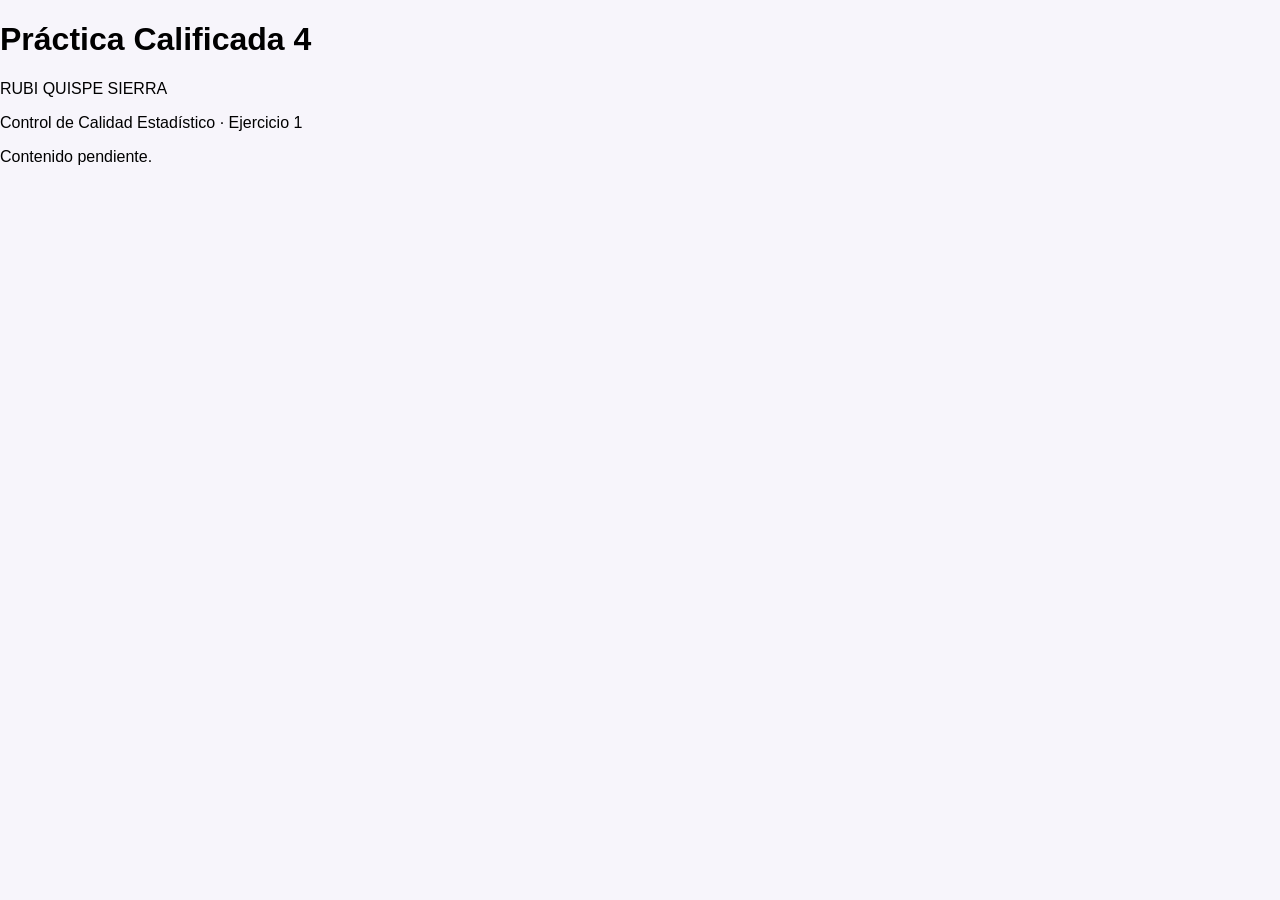
<file: EJERCICIO_1/index.html>
<!DOCTYPE html>
<html lang="es">
<head>
  <meta charset="UTF-8">
  <meta name="viewport" content="width=device-width, initial-scale=1.0">
  <title>Práctica Calificada 4 · Ejercicio 1</title>
  <link rel="stylesheet" href="css/estilos.css">
</head>
<body>
  <!-- Dashboard del Ejercicio 1 — pendiente de generar según diseño_dashboard.md -->
  <header class="hero">
    <h1>Práctica Calificada 4</h1>
    <p class="autor">RUBI QUISPE SIERRA</p>
    <p class="subtitulo">Control de Calidad Estadístico · Ejercicio 1</p>
  </header>
  <main>
    <p>Contenido pendiente.</p>
  </main>
</body>
</html>
</file>
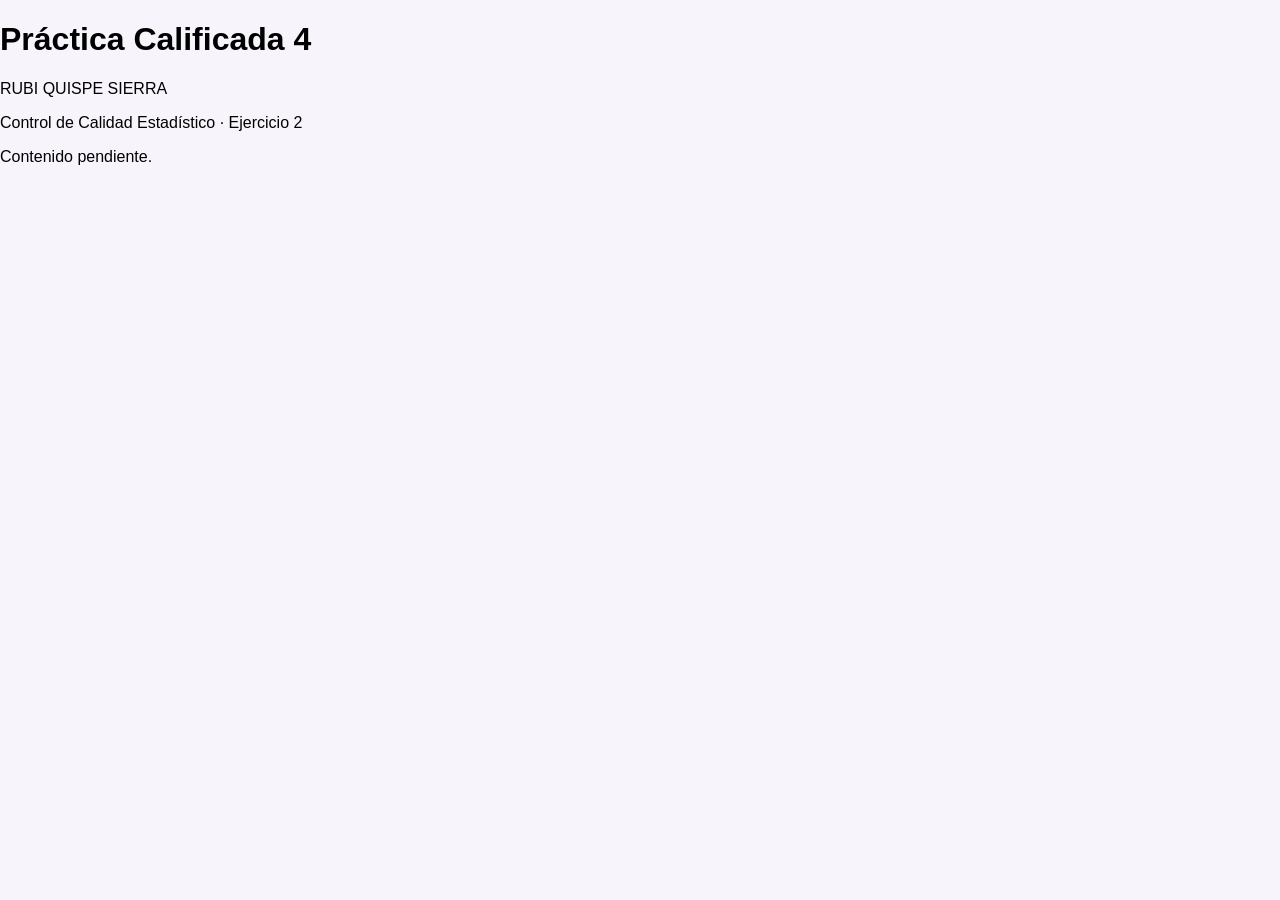
<file: EJERCICIO_2/index.html>
<!DOCTYPE html>
<html lang="es">
<head>
  <meta charset="UTF-8">
  <meta name="viewport" content="width=device-width, initial-scale=1.0">
  <title>Práctica Calificada 4 · Ejercicio 2</title>
  <link rel="stylesheet" href="css/estilos.css">
</head>
<body>
  <!-- Dashboard del Ejercicio 2 — pendiente de generar según diseño_dashboard.md -->
  <header class="hero">
    <h1>Práctica Calificada 4</h1>
    <p class="autor">RUBI QUISPE SIERRA</p>
    <p class="subtitulo">Control de Calidad Estadístico · Ejercicio 2</p>
  </header>
  <main>
    <p>Contenido pendiente.</p>
  </main>
</body>
</html>
</file>
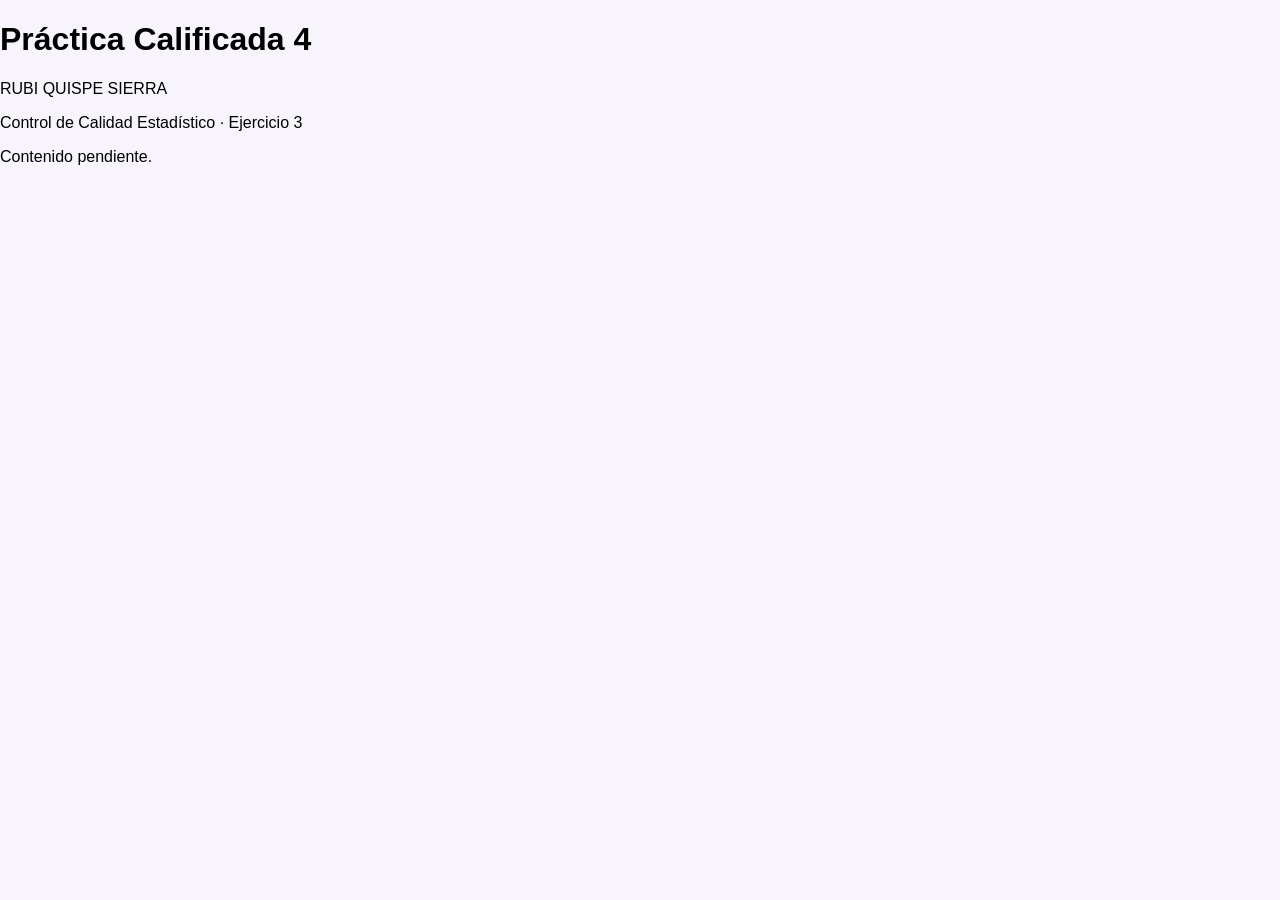
<file: EJERCICIO_3/index.html>
<!DOCTYPE html>
<html lang="es">
<head>
  <meta charset="UTF-8">
  <meta name="viewport" content="width=device-width, initial-scale=1.0">
  <title>Práctica Calificada 4 · Ejercicio 3</title>
  <link rel="stylesheet" href="css/estilos.css">
</head>
<body>
  <!-- Dashboard del Ejercicio 3 — pendiente de generar según diseño_dashboard.md -->
  <header class="hero">
    <h1>Práctica Calificada 4</h1>
    <p class="autor">RUBI QUISPE SIERRA</p>
    <p class="subtitulo">Control de Calidad Estadístico · Ejercicio 3</p>
  </header>
  <main>
    <p>Contenido pendiente.</p>
  </main>
</body>
</html>
</file>
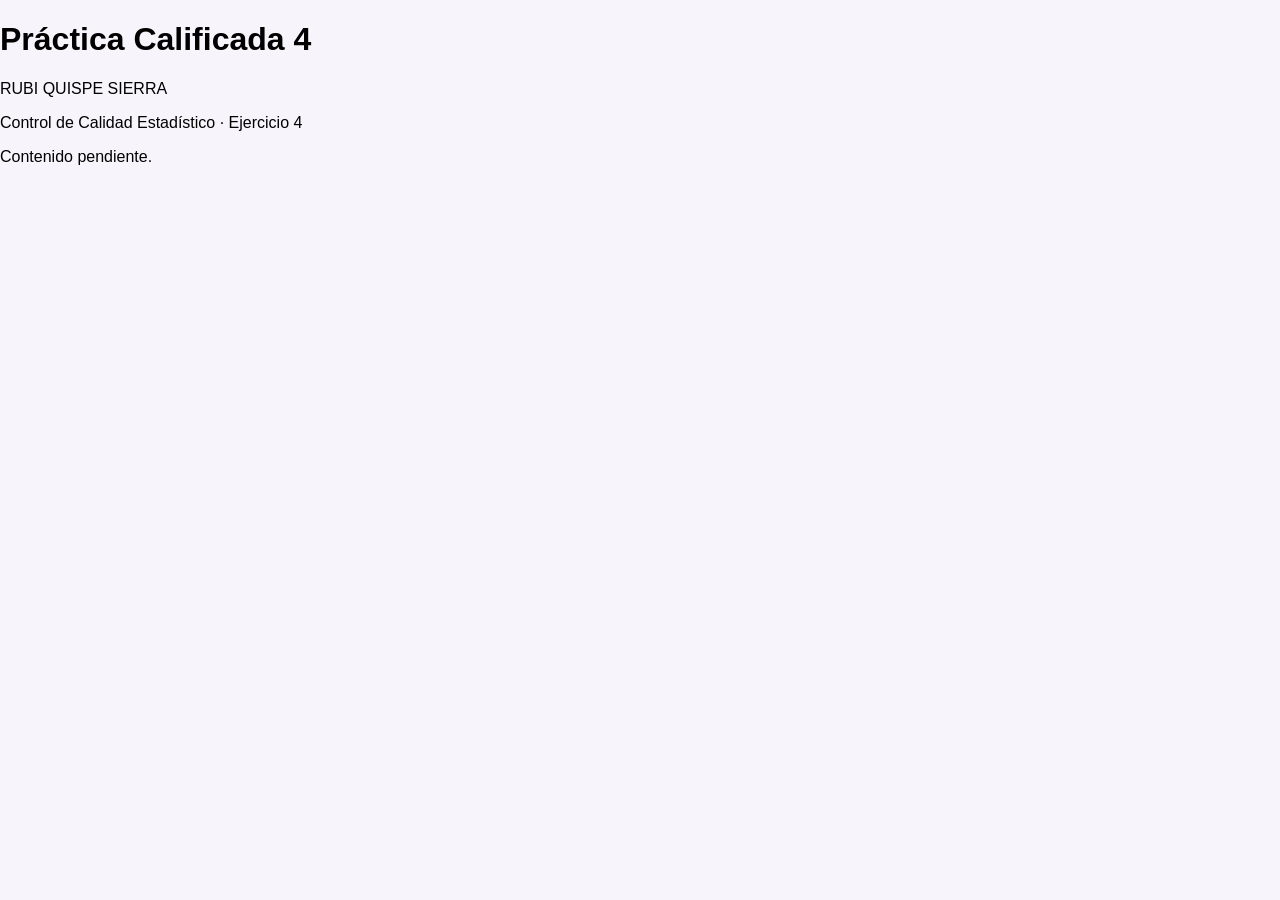
<file: EJERCICIO_4/index.html>
<!DOCTYPE html>
<html lang="es">
<head>
  <meta charset="UTF-8">
  <meta name="viewport" content="width=device-width, initial-scale=1.0">
  <title>Práctica Calificada 4 · Ejercicio 4</title>
  <link rel="stylesheet" href="css/estilos.css">
</head>
<body>
  <!-- Dashboard del Ejercicio 4 — pendiente de generar según diseño_dashboard.md -->
  <header class="hero">
    <h1>Práctica Calificada 4</h1>
    <p class="autor">RUBI QUISPE SIERRA</p>
    <p class="subtitulo">Control de Calidad Estadístico · Ejercicio 4</p>
  </header>
  <main>
    <p>Contenido pendiente.</p>
  </main>
</body>
</html>
</file>
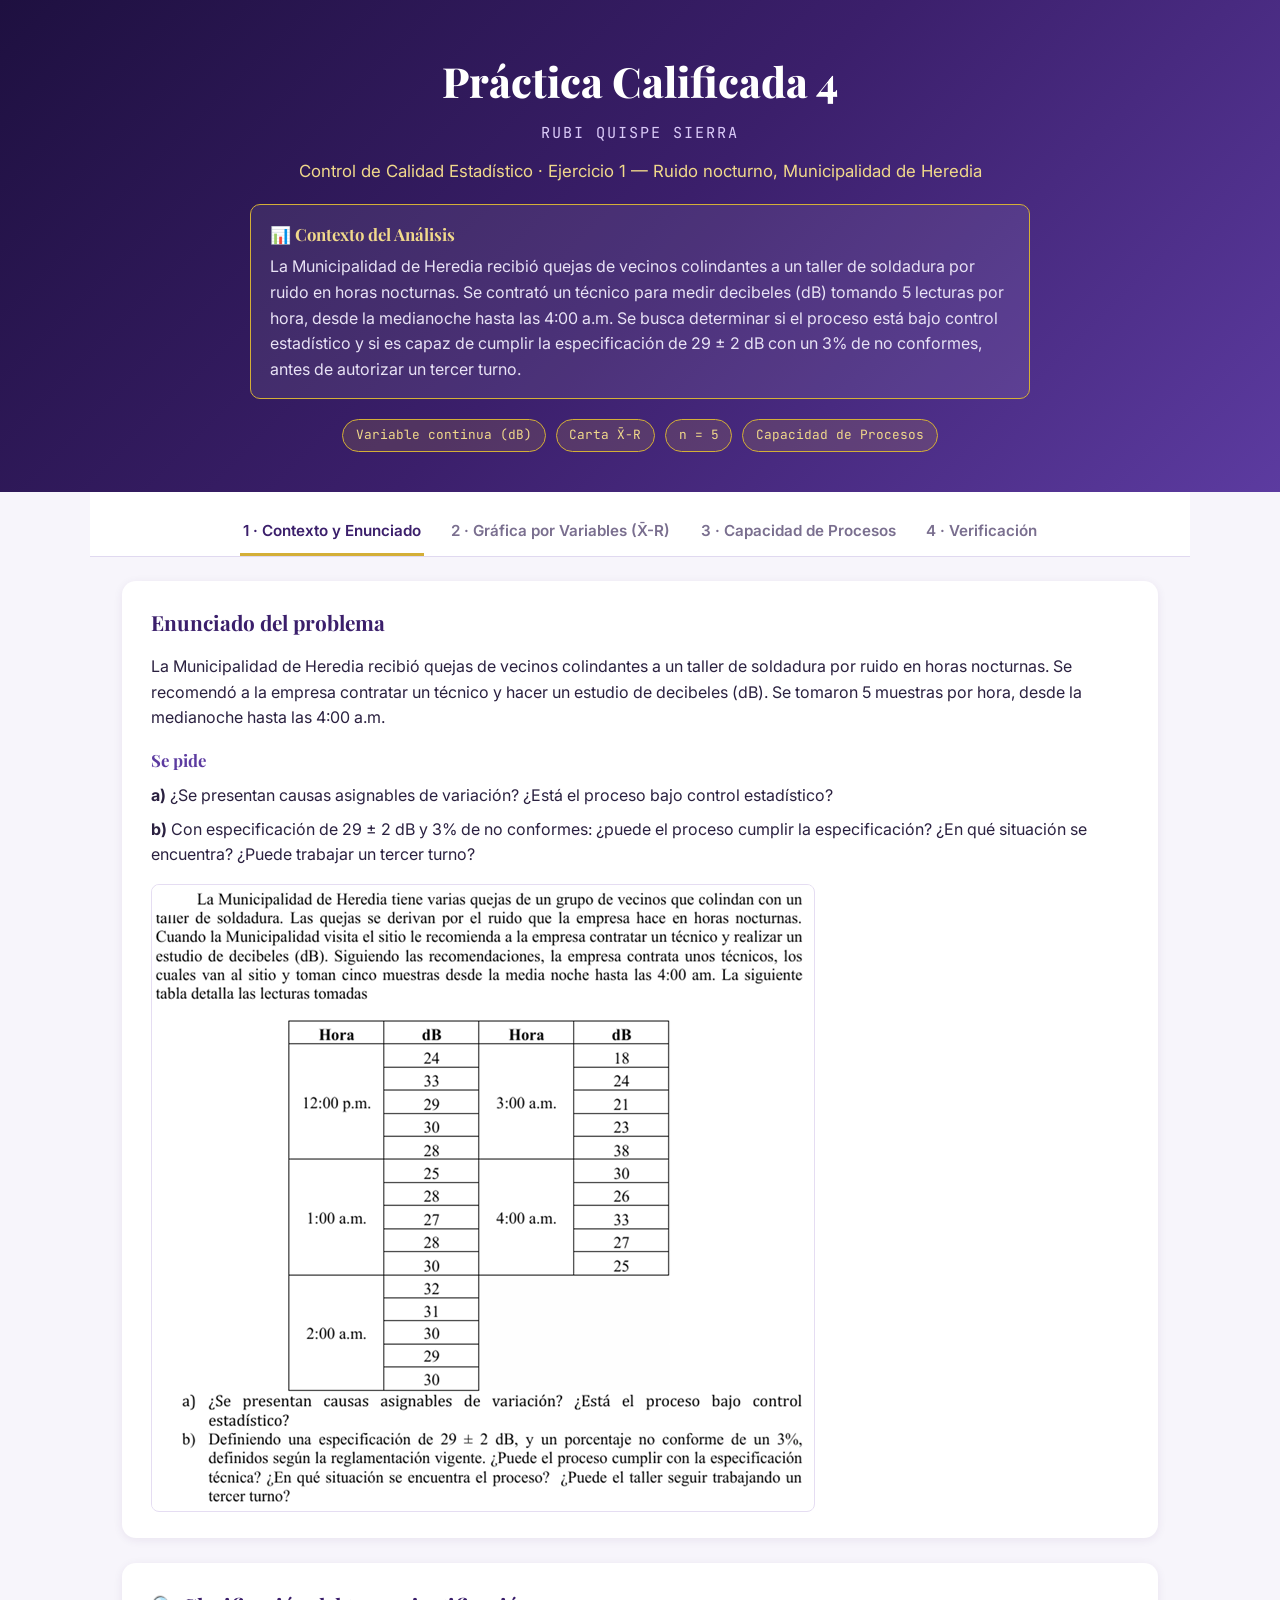
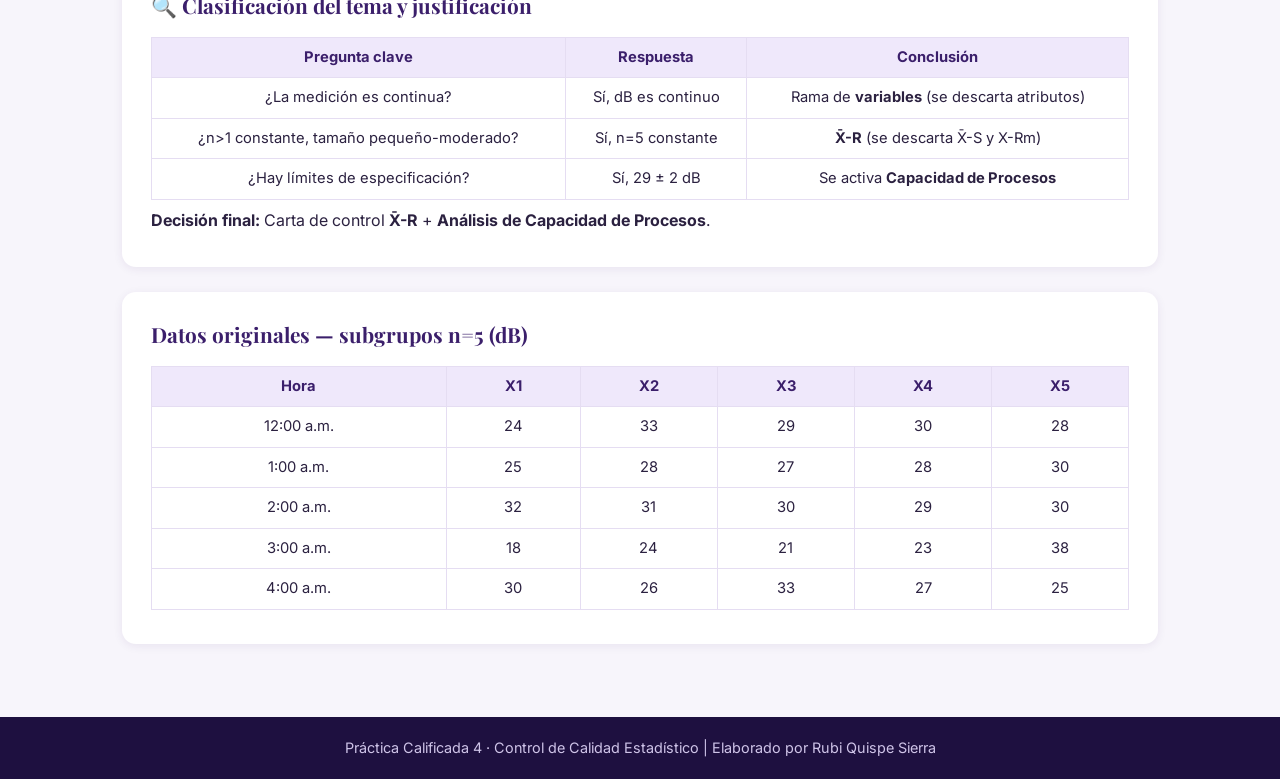
<file: EJERCICIO_PRUEBA/index.html>
<!DOCTYPE html>
<html lang="es">
<head>
<meta charset="UTF-8">
<meta name="viewport" content="width=device-width, initial-scale=1.0">
<title>Práctica Calificada 4 · Ejercicio 1 — Municipalidad de Heredia</title>
<link rel="preconnect" href="https://fonts.googleapis.com">
<link href="https://fonts.googleapis.com/css2?family=Playfair+Display:wght@600;700;800&family=Inter:wght@400;500;600;700&family=JetBrains+Mono:wght@400;500;600&display=swap" rel="stylesheet">
<link rel="stylesheet" href="css/estilos.css">
</head>
<body>

<header class="hero">
  <div class="hero-inner">
    <h1>Práctica Calificada 4</h1>
    <p class="autor">RUBI QUISPE SIERRA</p>
    <p class="subtitulo">Control de Calidad Estadístico · Ejercicio 1 — Ruido nocturno, Municipalidad de Heredia</p>

    <div class="contexto-box">
      <h3>📊 Contexto del Análisis</h3>
      <p>La Municipalidad de Heredia recibió quejas de vecinos colindantes a un taller de soldadura por ruido en horas
      nocturnas. Se contrató un técnico para medir decibeles (dB) tomando 5 lecturas por hora, desde la medianoche
      hasta las 4:00 a.m. Se busca determinar si el proceso está bajo control estadístico y si es capaz de cumplir
      la especificación de 29 ± 2 dB con un 3% de no conformes, antes de autorizar un tercer turno.</p>
    </div>

    <div class="badges">
      <span class="badge">Variable continua (dB)</span>
      <span class="badge">Carta X̄-R</span>
      <span class="badge">n = 5</span>
      <span class="badge">Capacidad de Procesos</span>
    </div>
  </div>
</header>

<nav class="tabs">
  <button class="tab-btn active" data-tab="tab1">1 · Contexto y Enunciado</button>
  <button class="tab-btn" data-tab="tab2">2 · Gráfica por Variables (X̄-R)</button>
  <button class="tab-btn" data-tab="tab3">3 · Capacidad de Procesos</button>
  <button class="tab-btn" data-tab="tab4">4 · Verificación</button>
</nav>

<main>

  <!-- ===================== TAB 1 ===================== -->
  <section id="tab1" class="tab-content active">

    <div class="card">
      <h2>Enunciado del problema</h2>
      <p>La Municipalidad de Heredia recibió quejas de vecinos colindantes a un taller de soldadura por ruido en
      horas nocturnas. Se recomendó a la empresa contratar un técnico y hacer un estudio de decibeles (dB). Se
      tomaron 5 muestras por hora, desde la medianoche hasta las 4:00 a.m.</p>

      <h3>Se pide</h3>
      <p><strong>a)</strong> ¿Se presentan causas asignables de variación? ¿Está el proceso bajo control estadístico?</p>
      <p><strong>b)</strong> Con especificación de 29 ± 2 dB y 3% de no conformes: ¿puede el proceso cumplir la
      especificación? ¿En qué situación se encuentra? ¿Puede trabajar un tercer turno?</p>

      <img class="img-enunciado" src="[data-uri]" alt="Captura del enunciado original del Ejercicio 1">
    </div>

    <div class="card">
      <h2>🔍 Clasificación del tema y justificación</h2>
      <div class="tabla-scroll">
        <table>
          <thead><tr><th>Pregunta clave</th><th>Respuesta</th><th>Conclusión</th></tr></thead>
          <tbody>
            <tr><td>¿La medición es continua?</td><td>Sí, dB es continuo</td><td>Rama de <strong>variables</strong> (se descarta atributos)</td></tr>
            <tr><td>¿n&gt;1 constante, tamaño pequeño-moderado?</td><td>Sí, n=5 constante</td><td><strong>X̄-R</strong> (se descarta X̄-S y X-Rm)</td></tr>
            <tr><td>¿Hay límites de especificación?</td><td>Sí, 29 ± 2 dB</td><td>Se activa <strong>Capacidad de Procesos</strong></td></tr>
          </tbody>
        </table>
      </div>
      <p><strong>Decisión final:</strong> Carta de control <strong>X̄-R</strong> + <strong>Análisis de Capacidad de Procesos</strong>.</p>
    </div>

    <div class="card">
      <h2>Datos originales — subgrupos n=5 (dB)</h2>
      <div class="tabla-scroll">
        <table>
          <thead><tr><th>Hora</th><th>X1</th><th>X2</th><th>X3</th><th>X4</th><th>X5</th></tr></thead>
          <tbody>
            <tr><td>12:00 a.m.</td><td>24</td><td>33</td><td>29</td><td>30</td><td>28</td></tr>
            <tr><td>1:00 a.m.</td><td>25</td><td>28</td><td>27</td><td>28</td><td>30</td></tr>
            <tr><td>2:00 a.m.</td><td>32</td><td>31</td><td>30</td><td>29</td><td>30</td></tr>
            <tr><td>3:00 a.m.</td><td>18</td><td>24</td><td>21</td><td>23</td><td>38</td></tr>
            <tr><td>4:00 a.m.</td><td>30</td><td>26</td><td>33</td><td>27</td><td>25</td></tr>
          </tbody>
        </table>
      </div>
    </div>

  </section>

  <!-- ===================== TAB 2 ===================== -->
  <section id="tab2" class="tab-content">

    <h2 class="parte-title">📈 Gráfica de Control por Variables — Iteración 1 (5 subgrupos)</h2>

    <div class="stat-row">
      <div class="stat-card"><span class="stat-label">Media Global (X̄̄)</span><span class="stat-value">27.96</span></div>
      <div class="stat-card"><span class="stat-label">Rango Promedio (R̄)</span><span class="stat-value">9.00</span></div>
      <div class="stat-card"><span class="stat-label">LCS (X̄)</span><span class="stat-value">33.15</span></div>
      <div class="stat-card"><span class="stat-label">LCI (X̄)</span><span class="stat-value">22.77</span></div>
    </div>

    <div class="software-panel minitab">
      <div class="software-header">
        <span class="pill pill-minitab">MINITAB</span>
        <h3>Carta X̄-R — Iteración 1</h3>
      </div>

      <div class="tabla-scroll">
        <table class="tabla-referencias">
          <thead><tr><th>Línea</th><th>X̄ (Promedio)</th><th>R (Rango)</th></tr></thead>
          <tbody>
            <tr><td class="ref-lcs">LCS</td><td>33.15</td><td>19.03</td></tr>
            <tr><td>+2SL</td><td>31.42</td><td>15.69</td></tr>
            <tr><td>+1SL</td><td>29.69</td><td>12.34</td></tr>
            <tr><td class="ref-lc">LC</td><td>27.96</td><td>9.00</td></tr>
            <tr><td>-1SL</td><td>26.23</td><td>6.00</td></tr>
            <tr><td>-2SL</td><td>24.50</td><td>3.00</td></tr>
            <tr><td class="ref-lci">LCI</td><td>22.77</td><td>0.00</td></tr>
          </tbody>
        </table>
      </div>

      <div class="charts-side-by-side">
        <div class="mini-chart-box">
          <svg viewBox="0 0 480 300" class="chart-svg">
            <line x1="70" y1="15" x2="430" y2="15" stroke="#e5e5e5"/>
            <line x1="70" y1="270" x2="430" y2="270" stroke="#999"/>
            <line x1="70" y1="46.45" x2="430" y2="46.45" stroke="#c0392b" stroke-width="1.5"/>
            <line x1="70" y1="75.83" x2="430" y2="75.83" stroke="#333"/>
            <line x1="70" y1="105.25" x2="430" y2="105.25" stroke="#333"/>
            <line x1="70" y1="134.68" x2="430" y2="134.68" stroke="#2e9e4a" stroke-width="1.5"/>
            <line x1="70" y1="164.10" x2="430" y2="164.10" stroke="#333"/>
            <line x1="70" y1="193.54" x2="430" y2="193.54" stroke="#333"/>
            <line x1="70" y1="222.91" x2="430" y2="222.91" stroke="#c0392b" stroke-width="1.5"/>
            <text x="434" y="49" class="mini-lim-label" fill="#c0392b">LCS=33.15</text>
            <text x="434" y="79" class="mini-lim-label" fill="#333">+2SL=31.42</text>
            <text x="434" y="108" class="mini-lim-label" fill="#333">+1SL=29.69</text>
            <text x="434" y="138" class="mini-lim-label" fill="#2e9e4a">X̄=27.96</text>
            <text x="434" y="167" class="mini-lim-label" fill="#333">-1SL=26.23</text>
            <text x="434" y="196" class="mini-lim-label" fill="#333">-2SL=24.50</text>
            <text x="434" y="226" class="mini-lim-label" fill="#c0392b">LCI=22.77</text>
            <polyline fill="none" stroke="#2D6FE0" stroke-width="2" points="70,120.4 160,140.8 250,93.2 340,188.4 430,130.6"/>
            <g fill="#2D6FE0">
              <circle r="4" cx="70" cy="120.4"/><circle r="4" cx="160" cy="140.8"/><circle r="4" cx="250" cy="93.2"/>
              <circle r="4" cx="340" cy="188.4"/><circle r="4" cx="430" cy="130.6"/>
            </g>
            <text x="70" y="286" class="axis-tick" text-anchor="middle">12am</text>
            <text x="160" y="286" class="axis-tick" text-anchor="middle">1am</text>
            <text x="250" y="286" class="axis-tick" text-anchor="middle">2am</text>
            <text x="340" y="286" class="axis-tick" text-anchor="middle">3am</text>
            <text x="430" y="286" class="axis-tick" text-anchor="middle">4am</text>
          </svg>
        </div>
        <div class="mini-chart-box">
          <svg viewBox="0 0 480 300" class="chart-svg">
            <line x1="70" y1="15" x2="430" y2="15" stroke="#e5e5e5"/>
            <line x1="70" y1="270" x2="430" y2="270" stroke="#999"/>
            <line x1="70" y1="49.43" x2="430" y2="49.43" stroke="#c0392b" stroke-width="1.5"/>
            <line x1="70" y1="88.19" x2="430" y2="88.19" stroke="#333"/>
            <line x1="70" y1="126.93" x2="430" y2="126.93" stroke="#333"/>
            <line x1="70" y1="165.68" x2="430" y2="165.68" stroke="#2e9e4a" stroke-width="1.5"/>
            <line x1="70" y1="200.46" x2="430" y2="200.46" stroke="#333"/>
            <line x1="70" y1="235.23" x2="430" y2="235.23" stroke="#333"/>
            <line x1="70" y1="270" x2="430" y2="270" stroke="#c0392b" stroke-width="1.5"/>
            <text x="434" y="52" class="mini-lim-label" fill="#c0392b">LCS=19.03</text>
            <text x="434" y="91" class="mini-lim-label" fill="#333">+2SL=15.69</text>
            <text x="434" y="130" class="mini-lim-label" fill="#333">+1SL=12.34</text>
            <text x="434" y="169" class="mini-lim-label" fill="#2e9e4a">R̄=9.00</text>
            <text x="434" y="203" class="mini-lim-label" fill="#333">-1SL=6.00</text>
            <text x="434" y="238" class="mini-lim-label" fill="#333">-2SL=3.00</text>
            <text x="434" y="267" class="mini-lim-label" fill="#c0392b">LCI=0.00</text>
            <polyline fill="none" stroke="#2D6FE0" stroke-width="2" points="70,165.68 160,212.05 250,235.23 340,38.2 430,177.3"/>
            <g fill="#2D6FE0">
              <circle r="4" cx="70" cy="165.68"/><circle r="4" cx="160" cy="212.05"/><circle r="4" cx="250" cy="235.23"/>
              <circle r="4" cx="430" cy="177.3"/>
            </g>
            <circle r="6" cx="340" cy="38.2" fill="#b3261e"/>
            <text x="340" y="26" class="mini-lim-label" text-anchor="middle" fill="#b3261e" font-weight="700">R=20 ⚠</text>
            <text x="70" y="286" class="axis-tick" text-anchor="middle">12am</text>
            <text x="160" y="286" class="axis-tick" text-anchor="middle">1am</text>
            <text x="250" y="286" class="axis-tick" text-anchor="middle">2am</text>
            <text x="340" y="286" class="axis-tick" text-anchor="middle">3am</text>
            <text x="430" y="286" class="axis-tick" text-anchor="middle">4am</text>
          </svg>
        </div>
      </div>

      <div class="interpretacion-box">
        <p><strong>Interpretación:</strong> el subgrupo de las 3:00 a.m. presenta un rango R=20, que excede el
        LCS de la carta R (19.03). Es una señal estadística de <strong>causa asignable</strong>, no de variación
        natural del proceso. Mientras la carta R esté fuera de control, la carta X̄ no puede interpretarse con
        confianza, ya que sus límites dependen de R̄.</p>
      </div>
    </div>

    <div class="software-panel excel">
      <div class="software-header">
        <span class="pill pill-excel">EXCEL</span>
        <h3>Carta X̄-R con límites calculados — Iteración 1</h3>
      </div>
      <div class="charts-side-by-side">
        <div class="mini-chart-box">
          <svg viewBox="0 0 480 300" class="chart-svg">
            <line x1="70" y1="15" x2="430" y2="15" stroke="#e5e5e5"/>
            <line x1="70" y1="270" x2="430" y2="270" stroke="#999"/>
            <line x1="70" y1="46.45" x2="430" y2="46.45" stroke="#1E8E4E" stroke-width="1.5"/>
            <line x1="70" y1="134.68" x2="430" y2="134.68" stroke="#e08300" stroke-width="1.5"/>
            <line x1="70" y1="222.91" x2="430" y2="222.91" stroke="#1E8E4E" stroke-width="1.5"/>
            <text x="434" y="49" class="mini-lim-label" fill="#1E8E4E">LCS_X̄=33.15</text>
            <text x="434" y="138" class="mini-lim-label" fill="#e08300">LC_X̄=27.96</text>
            <text x="434" y="226" class="mini-lim-label" fill="#1E8E4E">LCI_X̄=22.77</text>
            <polyline fill="none" stroke="#3f2478" stroke-width="2" points="70,120.4 160,140.8 250,93.2 340,188.4 430,130.6"/>
            <text x="70" y="286" class="axis-tick" text-anchor="middle">12am</text>
            <text x="160" y="286" class="axis-tick" text-anchor="middle">1am</text>
            <text x="250" y="286" class="axis-tick" text-anchor="middle">2am</text>
            <text x="340" y="286" class="axis-tick" text-anchor="middle">3am</text>
            <text x="430" y="286" class="axis-tick" text-anchor="middle">4am</text>
          </svg>
        </div>
        <div class="mini-chart-box">
          <svg viewBox="0 0 480 300" class="chart-svg">
            <line x1="70" y1="15" x2="430" y2="15" stroke="#e5e5e5"/>
            <line x1="70" y1="270" x2="430" y2="270" stroke="#999"/>
            <line x1="70" y1="49.43" x2="430" y2="49.43" stroke="#1E8E4E" stroke-width="1.5"/>
            <line x1="70" y1="165.68" x2="430" y2="165.68" stroke="#e08300" stroke-width="1.5"/>
            <line x1="70" y1="270" x2="430" y2="270" stroke="#1E8E4E" stroke-width="1.5"/>
            <text x="434" y="52" class="mini-lim-label" fill="#1E8E4E">LCS_R=19.03</text>
            <text x="434" y="169" class="mini-lim-label" fill="#e08300">LC_R=9.00</text>
            <text x="434" y="267" class="mini-lim-label" fill="#1E8E4E">LCI_R=0.00</text>
            <polyline fill="none" stroke="#3f2478" stroke-width="2" points="70,165.68 160,212.05 250,235.23 340,38.2 430,177.3"/>
            <text x="70" y="286" class="axis-tick" text-anchor="middle">12am</text>
            <text x="160" y="286" class="axis-tick" text-anchor="middle">1am</text>
            <text x="250" y="286" class="axis-tick" text-anchor="middle">2am</text>
            <text x="340" y="286" class="axis-tick" text-anchor="middle">3am</text>
            <text x="430" y="286" class="axis-tick" text-anchor="middle">4am</text>
          </svg>
        </div>
      </div>

      <div class="interpretacion-box">
        <p><strong>Interpretación:</strong> replicando los mismos datos con las fórmulas de Excel (PROMEDIO, MAX-MIN
        y las constantes A2/D3/D4 para n=5), la carta X̄ confirma el punto más bajo en 3am (24.8) y el más alto en
        2am (30.4), todos dentro de LCS_X̄=33.15 / LCI_X̄=22.77. La carta R muestra el mismo pico aislado de 3am
        (R=20) por encima de LCS_R=19.03, la misma causa asignable detectada en Minitab.</p>
        <p><strong>Comparación con la captura original:</strong> la forma de ambas polilíneas (mismo zig-zag y
        mismo pico en R) coincide con las capturas <span class="mono">EXCEL_PROMEDIO.png</span> y
        <span class="mono">EXCEL_RANGO.png</span> de la pestaña Verificación — mismos valores de LC/LCS/LCI y
        mismo punto fuera de control en 3am.</p>
      </div>
    </div>

    <h2 class="parte-title">📈 Iteración 2 — depurada, sin el subgrupo de 3:00 a.m.</h2>

    <div class="stat-row">
      <div class="stat-card"><span class="stat-label">Media Global (X̄̄)</span><span class="stat-value">28.75</span></div>
      <div class="stat-card"><span class="stat-label">Rango Promedio (R̄)</span><span class="stat-value">6.25</span></div>
      <div class="stat-card"><span class="stat-label">LCS (X̄)</span><span class="stat-value">32.36</span></div>
      <div class="stat-card"><span class="stat-label">LCI (X̄)</span><span class="stat-value">25.14</span></div>
    </div>

    <div class="software-panel minitab">
      <div class="software-header">
        <span class="pill pill-minitab">MINITAB</span>
        <h3>Carta X̄-R — Iteración 2 (depurada)</h3>
      </div>

      <div class="tabla-scroll">
        <table class="tabla-referencias">
          <thead><tr><th>Línea</th><th>X̄ (Promedio)</th><th>R (Rango)</th></tr></thead>
          <tbody>
            <tr><td class="ref-lcs">LCS</td><td>32.36</td><td>13.21</td></tr>
            <tr><td>+2SL</td><td>31.16</td><td>10.89</td></tr>
            <tr><td>+1SL</td><td>29.95</td><td>8.57</td></tr>
            <tr><td class="ref-lc">LC</td><td>28.75</td><td>6.25</td></tr>
            <tr><td>-1SL</td><td>27.55</td><td>4.17</td></tr>
            <tr><td>-2SL</td><td>26.34</td><td>2.08</td></tr>
            <tr><td class="ref-lci">LCI</td><td>25.14</td><td>0.00</td></tr>
          </tbody>
        </table>
      </div>

      <div class="charts-side-by-side">
        <div class="mini-chart-box">
          <svg viewBox="0 0 480 300" class="chart-svg">
            <line x1="70" y1="15" x2="430" y2="15" stroke="#e5e5e5"/>
            <line x1="70" y1="270" x2="430" y2="270" stroke="#999"/>
            <line x1="70" y1="53.02" x2="430" y2="53.02" stroke="#c0392b" stroke-width="1.5"/>
            <line x1="70" y1="80.93" x2="430" y2="80.93" stroke="#333"/>
            <line x1="70" y1="108.84" x2="430" y2="108.84" stroke="#333"/>
            <line x1="70" y1="136.70" x2="430" y2="136.70" stroke="#2e9e4a" stroke-width="1.5"/>
            <line x1="70" y1="164.60" x2="430" y2="164.60" stroke="#333"/>
            <line x1="70" y1="192.50" x2="430" y2="192.50" stroke="#333"/>
            <line x1="70" y1="220.40" x2="430" y2="220.40" stroke="#c0392b" stroke-width="1.5"/>
            <text x="434" y="56" class="mini-lim-label" fill="#c0392b">LCS=32.36</text>
            <text x="434" y="84" class="mini-lim-label" fill="#333">+2SL=31.16</text>
            <text x="434" y="112" class="mini-lim-label" fill="#333">+1SL=29.95</text>
            <text x="434" y="140" class="mini-lim-label" fill="#2e9e4a">X̄=28.75</text>
            <text x="434" y="168" class="mini-lim-label" fill="#333">-1SL=27.55</text>
            <text x="434" y="196" class="mini-lim-label" fill="#333">-2SL=26.34</text>
            <text x="434" y="223" class="mini-lim-label" fill="#c0392b">LCI=25.14</text>
            <polyline fill="none" stroke="#2D6FE0" stroke-width="2" points="70,135.5 190,163.4 310,98.5 430,149.5"/>
            <g fill="#2D6FE0">
              <circle r="4" cx="70" cy="135.5"/><circle r="4" cx="190" cy="163.4"/><circle r="4" cx="310" cy="98.5"/><circle r="4" cx="430" cy="149.5"/>
            </g>
            <text x="70" y="286" class="axis-tick" text-anchor="middle">12am</text>
            <text x="190" y="286" class="axis-tick" text-anchor="middle">1am</text>
            <text x="310" y="286" class="axis-tick" text-anchor="middle">2am</text>
            <text x="430" y="286" class="axis-tick" text-anchor="middle">4am</text>
          </svg>
        </div>
        <div class="mini-chart-box">
          <svg viewBox="0 0 480 300" class="chart-svg">
            <line x1="70" y1="15" x2="430" y2="15" stroke="#e5e5e5"/>
            <line x1="70" y1="270" x2="430" y2="270" stroke="#999"/>
            <line x1="70" y1="45.43" x2="430" y2="45.43" stroke="#c0392b" stroke-width="1.5"/>
            <line x1="70" y1="84.87" x2="430" y2="84.87" stroke="#333"/>
            <line x1="70" y1="124.31" x2="430" y2="124.31" stroke="#333"/>
            <line x1="70" y1="163.75" x2="430" y2="163.75" stroke="#2e9e4a" stroke-width="1.5"/>
            <line x1="70" y1="199.16" x2="430" y2="199.16" stroke="#333"/>
            <line x1="70" y1="234.59" x2="430" y2="234.59" stroke="#333"/>
            <line x1="70" y1="270" x2="430" y2="270" stroke="#c0392b" stroke-width="1.5"/>
            <text x="434" y="48" class="mini-lim-label" fill="#c0392b">LCS=13.21</text>
            <text x="434" y="88" class="mini-lim-label" fill="#333">+2SL=10.89</text>
            <text x="434" y="127" class="mini-lim-label" fill="#333">+1SL=8.57</text>
            <text x="434" y="167" class="mini-lim-label" fill="#2e9e4a">R̄=6.25</text>
            <text x="434" y="202" class="mini-lim-label" fill="#333">-1SL=4.17</text>
            <text x="434" y="237" class="mini-lim-label" fill="#333">-2SL=2.08</text>
            <text x="434" y="267" class="mini-lim-label" fill="#c0392b">LCI=0.00</text>
            <polyline fill="none" stroke="#2D6FE0" stroke-width="2" points="70,117 190,185 310,219 430,134"/>
            <g fill="#2D6FE0">
              <circle r="4" cx="70" cy="117"/><circle r="4" cx="190" cy="185"/><circle r="4" cx="310" cy="219"/><circle r="4" cx="430" cy="134"/>
            </g>
            <text x="70" y="286" class="axis-tick" text-anchor="middle">12am</text>
            <text x="190" y="286" class="axis-tick" text-anchor="middle">1am</text>
            <text x="310" y="286" class="axis-tick" text-anchor="middle">2am</text>
            <text x="430" y="286" class="axis-tick" text-anchor="middle">4am</text>
          </svg>
        </div>
      </div>

      <div class="interpretacion-box">
        <p><strong>Interpretación:</strong> al remover el subgrupo atípico de las 3:00 a.m., todos los puntos
        restantes caen dentro de los límites de control, tanto en la carta X̄ como en la carta R, sin rachas ni
        tendencias visibles. El proceso de generación de ruido nocturno es <strong>estadísticamente estable</strong>
        una vez aislada la causa asignable.</p>
      </div>
    </div>

    <div class="software-panel excel">
      <div class="software-header">
        <span class="pill pill-excel">EXCEL</span>
        <h3>Carta X̄-R con límites calculados — Iteración 2</h3>
      </div>
      <div class="charts-side-by-side">
        <div class="mini-chart-box">
          <svg viewBox="0 0 480 300" class="chart-svg">
            <line x1="70" y1="15" x2="430" y2="15" stroke="#e5e5e5"/>
            <line x1="70" y1="270" x2="430" y2="270" stroke="#999"/>
            <line x1="70" y1="53.02" x2="430" y2="53.02" stroke="#1E8E4E" stroke-width="1.5"/>
            <line x1="70" y1="136.70" x2="430" y2="136.70" stroke="#e08300" stroke-width="1.5"/>
            <line x1="70" y1="220.40" x2="430" y2="220.40" stroke="#1E8E4E" stroke-width="1.5"/>
            <text x="434" y="56" class="mini-lim-label" fill="#1E8E4E">LCS_X̄=32.36</text>
            <text x="434" y="140" class="mini-lim-label" fill="#e08300">LC_X̄=28.75</text>
            <text x="434" y="223" class="mini-lim-label" fill="#1E8E4E">LCI_X̄=25.14</text>
            <polyline fill="none" stroke="#3f2478" stroke-width="2" points="70,135.5 190,163.4 310,98.5 430,149.5"/>
            <text x="70" y="286" class="axis-tick" text-anchor="middle">12am</text>
            <text x="190" y="286" class="axis-tick" text-anchor="middle">1am</text>
            <text x="310" y="286" class="axis-tick" text-anchor="middle">2am</text>
            <text x="430" y="286" class="axis-tick" text-anchor="middle">4am</text>
          </svg>
        </div>
        <div class="mini-chart-box">
          <svg viewBox="0 0 480 300" class="chart-svg">
            <line x1="70" y1="15" x2="430" y2="15" stroke="#e5e5e5"/>
            <line x1="70" y1="270" x2="430" y2="270" stroke="#999"/>
            <line x1="70" y1="45.43" x2="430" y2="45.43" stroke="#1E8E4E" stroke-width="1.5"/>
            <line x1="70" y1="163.75" x2="430" y2="163.75" stroke="#e08300" stroke-width="1.5"/>
            <line x1="70" y1="270" x2="430" y2="270" stroke="#1E8E4E" stroke-width="1.5"/>
            <text x="434" y="48" class="mini-lim-label" fill="#1E8E4E">LCS_R=13.21</text>
            <text x="434" y="167" class="mini-lim-label" fill="#e08300">LC_R=6.25</text>
            <text x="434" y="267" class="mini-lim-label" fill="#1E8E4E">LCI_R=0.00</text>
            <polyline fill="none" stroke="#3f2478" stroke-width="2" points="70,117 190,185 310,219 430,134"/>
            <text x="70" y="286" class="axis-tick" text-anchor="middle">12am</text>
            <text x="190" y="286" class="axis-tick" text-anchor="middle">1am</text>
            <text x="310" y="286" class="axis-tick" text-anchor="middle">2am</text>
            <text x="430" y="286" class="axis-tick" text-anchor="middle">4am</text>
          </svg>
        </div>
      </div>

      <div class="interpretacion-box">
        <p><strong>Interpretación:</strong> al remover el subgrupo de 3am también en Excel, la carta X̄ queda
        contenida entre LCS_X̄=32.36 y LCI_X̄=25.14, y la carta R entre LCS_R=13.21 y LCI_R=0.00, sin puntos fuera
        de control en ninguna de las dos. Confirma, con fórmulas independientes de Minitab, que el proceso
        depurado es estable.</p>
        <p><strong>Comparación con la captura original:</strong> la trayectoria de ambas cartas y los límites
        recalculados coinciden con lo mostrado en las capturas de Excel de la pestaña Verificación — no hay
        discrepancias entre el cálculo manual, Excel y Minitab.</p>
      </div>
    </div>

    <div class="card">
      <h2>Cuadro comparativo Minitab vs. Excel</h2>
      <div class="tabla-scroll">
        <table>
          <thead><tr><th>Parámetro</th><th>Minitab</th><th>Excel</th><th>¿Coinciden?</th></tr></thead>
          <tbody>
            <tr><td>X̄̄ (iter. 2)</td><td>28.75</td><td>28.75</td><td class="flag-ok">Sí</td></tr>
            <tr><td>R̄ (iter. 2)</td><td>6.25</td><td>6.25</td><td class="flag-ok">Sí</td></tr>
            <tr><td>LCS X̄</td><td>32.36</td><td>32.36</td><td class="flag-ok">Sí</td></tr>
            <tr><td>LCI X̄</td><td>25.14</td><td>25.14</td><td class="flag-ok">Sí</td></tr>
            <tr><td>LCS R</td><td>13.21</td><td>13.21</td><td class="flag-ok">Sí</td></tr>
          </tbody>
        </table>
      </div>
    </div>

    <div class="card">
      <h2>Datos crudos — las 25 lecturas (dB)</h2>
      <p style="font-size:0.88rem; color:#6a6280;">El subgrupo de las 3:00 a.m. (en rojo) originó la señal fuera de control.</p>
      <svg viewBox="0 0 590 250" class="chart-svg">
        <line x1="20" y1="220" x2="560" y2="220" stroke="#ccc"/>
        <g fill="#7a5fc4">
          <rect x="30" y="100" width="14" height="120"/><rect x="48" y="55" width="14" height="165"/>
          <rect x="66" y="75" width="14" height="145"/><rect x="84" y="70" width="14" height="150"/>
          <rect x="102" y="80" width="14" height="140"/>
        </g>
        <text x="66" y="235" class="axis-tick" text-anchor="middle">12am</text>
        <g fill="#7a5fc4">
          <rect x="136" y="95" width="14" height="125"/><rect x="154" y="80" width="14" height="140"/>
          <rect x="172" y="85" width="14" height="135"/><rect x="190" y="80" width="14" height="140"/>
          <rect x="208" y="70" width="14" height="150"/>
        </g>
        <text x="172" y="235" class="axis-tick" text-anchor="middle">1am</text>
        <g fill="#7a5fc4">
          <rect x="242" y="60" width="14" height="160"/><rect x="260" y="65" width="14" height="155"/>
          <rect x="278" y="70" width="14" height="150"/><rect x="296" y="75" width="14" height="145"/>
          <rect x="314" y="70" width="14" height="150"/>
        </g>
        <text x="278" y="235" class="axis-tick" text-anchor="middle">2am</text>
        <g fill="#b3261e">
          <rect x="348" y="130" width="14" height="90"/><rect x="366" y="100" width="14" height="120"/>
          <rect x="384" y="115" width="14" height="105"/><rect x="402" y="105" width="14" height="115"/>
          <rect x="420" y="30" width="14" height="190"/>
        </g>
        <text x="384" y="235" class="axis-tick" text-anchor="middle" fill="#b3261e" font-weight="700">3am ⚠</text>
        <g fill="#7a5fc4">
          <rect x="454" y="70" width="14" height="150"/><rect x="472" y="90" width="14" height="130"/>
          <rect x="490" y="55" width="14" height="165"/><rect x="508" y="85" width="14" height="135"/>
          <rect x="526" y="95" width="14" height="125"/>
        </g>
        <text x="490" y="235" class="axis-tick" text-anchor="middle">4am</text>
      </svg>
    </div>

  </section>

  <!-- ===================== TAB 3 ===================== -->
  <section id="tab3" class="tab-content">

    <h2 class="parte-title">🎯 Capacidad de Procesos (datos depurados)</h2>

    <div class="stat-row">
      <div class="stat-card"><span class="stat-label">σ̂ (R̄/d₂)</span><span class="stat-value">2.687</span></div>
      <div class="stat-card"><span class="stat-label">Cp</span><span class="stat-value">0.248</span></div>
      <div class="stat-card"><span class="stat-label">Cpk</span><span class="stat-value">0.217</span></div>
      <div class="stat-card"><span class="stat-label">K (centrado)</span><span class="stat-value">−12.5%</span></div>
    </div>

    <div class="software-panel minitab">
      <div class="software-header">
        <span class="pill pill-minitab">MINITAB</span>
        <h3>Distribución del proceso vs. especificación (29 ± 2 dB)</h3>
      </div>
      <svg viewBox="0 0 900 340" class="chart-svg">
        <line x1="70" y1="290" x2="860" y2="290" stroke="#999"/>
        <path d="M197.2,290 C293.4,290 430.9,40 472.1,40 C513.35,40 650.85,290 747.1,290" fill="rgba(45,111,224,0.12)" stroke="#2D6FE0" stroke-width="2.5"/>
        <line x1="472.1" y1="25" x2="472.1" y2="290" stroke="#5c3ba0" stroke-width="1.5" stroke-dasharray="4,3"/>
        <text x="472.1" y="18" text-anchor="middle" class="mini-lim-label" fill="#5c3ba0">X̄̄=28.75</text>
        <line x1="421.1" y1="25" x2="421.1" y2="290" stroke="#c0392b" stroke-width="2"/>
        <text x="421.1" y="308" text-anchor="middle" class="mini-lim-label" fill="#c0392b">LIE=27</text>
        <line x1="538.2" y1="25" x2="538.2" y2="290" stroke="#c0392b" stroke-width="2"/>
        <text x="538.2" y="308" text-anchor="middle" class="mini-lim-label" fill="#c0392b">LSE=31</text>
        <line x1="236.5" y1="40" x2="236.5" y2="290" stroke="#d4af37" stroke-width="1.5" stroke-dasharray="2,3"/>
        <line x1="707.7" y1="40" x2="707.7" y2="290" stroke="#d4af37" stroke-width="1.5" stroke-dasharray="2,3"/>
        <text x="236.5" y="308" text-anchor="middle" class="mini-lim-label" fill="#a8862f">-3σ</text>
        <text x="707.7" y="308" text-anchor="middle" class="mini-lim-label" fill="#a8862f">+3σ</text>
      </svg>

      <div class="interpretacion-box">
        <p><strong>Interpretación:</strong> la campana de dispersión natural del proceso (±3σ, dorado) es mucho
        más ancha que la ventana de especificación (LIE=27 / LSE=31, rojo). Aunque la media del proceso (28.75)
        está bien centrada, la variabilidad es tan alta que gran parte de la campana se sale por ambos lados de
        los límites — exactamente lo que refleja un Cp muy por debajo de 1.</p>
      </div>

      <div class="tabla-scroll">
        <table>
          <thead><tr><th>Índice</th><th>Fórmula</th><th>Valor</th><th>Lectura</th></tr></thead>
          <tbody>
            <tr><td>σ̂</td><td class="mono">R̄ / d2 (d2=2.326, n=5)</td><td>2.687</td><td>Dispersión estimada del proceso</td></tr>
            <tr><td>Cp</td><td class="mono">(LSE−LIE) / 6σ̂</td><td>0.248</td><td><strong>Clase 4 — No adecuado</strong></td></tr>
            <tr><td>Cpi</td><td class="mono">(X̄̄−LIE) / 3σ̂</td><td>0.217</td><td>Capacidad hacia el límite inferior</td></tr>
            <tr><td>Cps</td><td class="mono">(LSE−X̄̄) / 3σ̂</td><td>0.279</td><td>Capacidad hacia el límite superior</td></tr>
            <tr><td>Cpk</td><td class="mono">mín(Cpi, Cps)</td><td>0.217</td><td>Capacidad real (peor lado)</td></tr>
            <tr><td>K</td><td class="mono">(X̄̄−N)/((LSE−LIE)/2) ×100</td><td>−12.5%</td><td>Aceptable, |K|&lt;20% (buen centrado)</td></tr>
          </tbody>
        </table>
      </div>
      <span class="flag-inline flag-bad">✘ Proceso NO capaz (Cp = 0.248 &lt; 1)</span>
    </div>

    <div class="software-panel excel">
      <div class="software-header">
        <span class="pill pill-excel">EXCEL</span>
        <h3>Verificación cruzada de índices</h3>
      </div>
      <div class="tabla-scroll">
        <table>
          <thead><tr><th>Índice</th><th>Minitab</th><th>Excel</th><th>¿Coinciden?</th></tr></thead>
          <tbody>
            <tr><td>σ̂</td><td>2.687</td><td>2.687</td><td class="flag-ok">Sí</td></tr>
            <tr><td>Cp</td><td>0.248</td><td>0.248</td><td class="flag-ok">Sí</td></tr>
            <tr><td>Cpk</td><td>0.217</td><td>0.217</td><td class="flag-ok">Sí</td></tr>
          </tbody>
        </table>
      </div>

      <div class="interpretacion-box">
        <p><strong>Interpretación:</strong> replicando σ̂=R̄/2.326 y las fórmulas de Cp/Cpk en Excel con los datos
        depurados, se obtienen exactamente los mismos índices que en Minitab. No hay margen de error de redondeo
        relevante entre ambas herramientas, lo que confirma que la baja capacidad del proceso (Cp=0.248) es un
        resultado robusto y no un artefacto de cálculo.</p>
        <p><strong>Comparación con la captura original:</strong> los valores de σ̂, Cp y Cpk coinciden con los
        reportados en <span class="mono">EXCEL_CAPACIDAD_DE_PROCESOS.png</span>, visible en la pestaña
        Verificación.</p>
      </div>
    </div>

    <div class="card">
      <h2>Respuestas a las preguntas del enunciado</h2>

      <h3>a) ¿Hay causas asignables? ¿Está el proceso bajo control?</h3>
      <p>En la primera iteración se detectó una causa asignable en el subgrupo de las 3:00 a.m. (R=20 fuera del
      LCS=19.03). Tras depurar ese punto, el proceso restante se estabiliza sin más señales fuera de control.</p>
      <span class="flag-inline flag-bad">✘ Inicialmente FUERA de control (causa asignable en 3am)</span>
      <span class="flag-inline flag-ok">✔ Depurado: proceso ESTABLE</span>

      <h3>b) ¿Cumple la especificación de 29 ± 2 dB? ¿Puede trabajar un tercer turno?</h3>
      <p>Con Cp=0.248 (Clase 4, "no adecuado") y Cpk=0.217, el proceso está muy lejos de ser capaz, aun estando
      centrado (K=−12.5%, dentro de lo aceptable). Un Cp&lt;1 significa que la variabilidad natural del proceso
      excede ampliamente la ventana de especificación: incluso sin causas asignables, el ruido nocturno seguirá
      generando lecturas fuera de los 29±2 dB con alta frecuencia.</p>
      <span class="flag-inline flag-bad">✘ NO cumple la especificación — proceso NO capaz</span>

      <h3>Clasificación final combinada</h3>
      <p style="font-size:1.05rem;"><strong>No capaz y estable.</strong> El proceso, una vez depurado, es
      predecible en el tiempo, pero su variabilidad intrínseca es demasiado alta para la especificación exigida.</p>
    </div>

    <div class="card">
      <h2>Conclusiones</h2>
      <ul class="lista-conclusiones">
        <li>◆ El proceso presenta una causa asignable de variación en el subgrupo de las 3:00 a.m., por lo que inicialmente no está bajo control estadístico.</li>
        <li>◆ Al remover ese subgrupo, el proceso se vuelve estable, pero su capacidad es insuficiente (Cp=0.248, Clase 4).</li>
        <li>◆ Clasificación final combinada: <strong>No capaz y estable</strong>.</li>
      </ul>
    </div>

    <div class="card">
      <h2>Recomendaciones</h2>
      <ul class="lista-recomendaciones">
        <li>→ Investigar y documentar la causa raíz del evento atípico de las 3:00 a.m. antes de excluirlo formalmente.</li>
        <li>→ Continuar monitoreando con carta X̄-R para confirmar estabilidad en el tiempo.</li>
        <li>→ Implementar mejoras (aislamiento acústico, mantenimiento de maquinaria, revisión de procedimientos nocturnos) para reducir variabilidad antes de un tercer turno.</li>
        <li>→ No autorizar el tercer turno hasta que Cp y Cpk superen al menos 1.0 (idealmente ≥1.33).</li>
      </ul>
    </div>

  </section>

  <!-- ===================== TAB 4 ===================== -->
  <section id="tab4" class="tab-content">
    <div class="card">
      <h2>Verificación con capturas originales</h2>
      <p style="font-size:0.9rem; color:#6a6280;">Capturas originales de Minitab y Excel, usadas para contrastar
      que las gráficas SVG recreadas en las pestañas anteriores coinciden numéricamente con el software real.</p>

      <div class="verificacion-grid">
        <div class="verificacion-item">
          <span class="pill pill-minitab">MINITAB</span>
          <img class="verificacion-img" src="[data-uri]" alt="Carta de control X̄ en Minitab">
          <p class="titulo-captura">Carta X̄ — Minitab</p>
        </div>
        <div class="verificacion-item">
          <span class="pill pill-minitab">MINITAB</span>
          <img class="verificacion-img" src="[data-uri]" alt="Carta de control R en Minitab">
          <p class="titulo-captura">Carta R — Minitab</p>
        </div>
        <div class="verificacion-item">
          <span class="pill pill-minitab">MINITAB</span>
          <img class="verificacion-img" src="[data-uri]" alt="Análisis de capacidad de procesos en Minitab">
          <p class="titulo-captura">Capacidad de Procesos — Minitab</p>
        </div>
        <div class="verificacion-item">
          <span class="pill pill-excel">EXCEL</span>
          <img class="verificacion-img" src="[data-uri]" alt="Carta de control X̄ en Excel">
          <p class="titulo-captura">Carta X̄ — Excel</p>
        </div>
        <div class="verificacion-item">
          <span class="pill pill-excel">EXCEL</span>
          <img class="verificacion-img" src="[data-uri]" alt="Carta de control R en Excel">
          <p class="titulo-captura">Carta R — Excel</p>
        </div>
        <div class="verificacion-item">
          <span class="pill pill-excel">EXCEL</span>
          <img class="verificacion-img" src="[data-uri]" alt="Análisis de capacidad de procesos en Excel">
          <p class="titulo-captura">Capacidad de Procesos — Excel</p>
        </div>
      </div>
    </div>
  </section>

</main>

<footer class="footer">
  Práctica Calificada 4 · Control de Calidad Estadístico | Elaborado por Rubi Quispe Sierra
</footer>

<script>
  const botones = document.querySelectorAll('.tab-btn');
  const paneles = document.querySelectorAll('.tab-content');
  botones.forEach(btn => {
    btn.addEventListener('click', () => {
      botones.forEach(b => b.classList.remove('active'));
      paneles.forEach(p => p.classList.remove('active'));
      btn.classList.add('active');
      document.getElementById(btn.dataset.tab).classList.add('active');
      window.scrollTo({top: 0, behavior: 'smooth'});
    });
  });
</script>

</body>
</html>
</file>
<file: EJERCICIO_1/css/estilos.css>
/* Estilos — Práctica Calificada 4 · Ejercicio 1 */
/* Paleta morada según diseño_dashboard.md (pendiente de completar) */
:root {
  --hero-1: #1e1040;
  --hero-2: #3b1f6b;
  --hero-3: #5c3ba0;
  --fondo: #f7f5fb;
  --dorado: #d4af37;
}
body { margin: 0; background: var(--fondo); font-family: 'Inter', sans-serif; }
</file>
<file: EJERCICIO_2/css/estilos.css>
/* Estilos — Práctica Calificada 4 · Ejercicio 2 */
/* Paleta morada según diseño_dashboard.md (pendiente de completar) */
:root {
  --hero-1: #1e1040;
  --hero-2: #3b1f6b;
  --hero-3: #5c3ba0;
  --fondo: #f7f5fb;
  --dorado: #d4af37;
}
body { margin: 0; background: var(--fondo); font-family: 'Inter', sans-serif; }
</file>
<file: EJERCICIO_3/css/estilos.css>
/* Estilos — Práctica Calificada 4 · Ejercicio 3 */
/* Paleta morada según diseño_dashboard.md (pendiente de completar) */
:root {
  --hero-1: #1e1040;
  --hero-2: #3b1f6b;
  --hero-3: #5c3ba0;
  --fondo: #f7f5fb;
  --dorado: #d4af37;
}
body { margin: 0; background: var(--fondo); font-family: 'Inter', sans-serif; }
</file>
<file: EJERCICIO_4/css/estilos.css>
/* Estilos — Práctica Calificada 4 · Ejercicio 4 */
/* Paleta morada según diseño_dashboard.md (pendiente de completar) */
:root {
  --hero-1: #1e1040;
  --hero-2: #3b1f6b;
  --hero-3: #5c3ba0;
  --fondo: #f7f5fb;
  --dorado: #d4af37;
}
body { margin: 0; background: var(--fondo); font-family: 'Inter', sans-serif; }
</file>
<file: EJERCICIO_PRUEBA/css/estilos.css>
/* Estilos — Práctica Calificada 4 · Ejercicio 1 (Municipalidad de Heredia) */
* { box-sizing: border-box; margin: 0; padding: 0; }

body {
  font-family: 'Inter', sans-serif;
  background-color: #f7f5fb;
  color: #2b2140;
  line-height: 1.6;
}

h1, h2, h3 { font-family: 'Playfair Display', serif; color: #3b1f6b; }

.mono, code, .stat-value, .mini-lim-label, .axis-label, .badge, .autor {
  font-family: 'JetBrains Mono', monospace;
}

/* HERO */
.hero {
  background: linear-gradient(135deg, #1e1040, #3b1f6b, #5c3ba0);
  color: #fff;
  padding: 3rem 2rem 2.5rem;
  text-align: center;
}
.hero-inner { max-width: 1100px; margin: 0 auto; }
.hero h1 { color: #fff; font-size: 2.6rem; font-weight: 800; }
.hero .autor { color: #d9c9f7; letter-spacing: 2px; font-size: 0.95rem; margin-top: 0.4rem; }
.hero .subtitulo { color: #f1d98b; margin-top: 0.8rem; font-size: 1.05rem; }

.contexto-box {
  max-width: 780px;
  margin: 1.2rem auto 0;
  text-align: left;
  background: rgba(255,255,255,0.08);
  border: 1px solid #d4af37;
  border-radius: 10px;
  padding: 1rem 1.2rem;
}
.contexto-box h3 { color: #f1d98b; font-size: 1.05rem; margin-bottom: 0.4rem; }
.contexto-box p { color: #e8e2f5; }

.badges { margin-top: 1.2rem; display: flex; flex-wrap: wrap; gap: 0.6rem; justify-content: center; }
.badge {
  background: rgba(212,175,55,0.15);
  border: 1px solid #d4af37;
  color: #f1d98b;
  padding: 0.35rem 0.8rem;
  border-radius: 999px;
  font-size: 0.8rem;
}

/* TABS */
.tabs {
  display: flex;
  gap: 1.5rem;
  max-width: 1100px;
  margin: 0 auto;
  padding: 1rem 2rem 0;
  border-bottom: 1px solid #e0d9f0;
  flex-wrap: wrap;
  justify-content: center;
  background: #fff;
  position: sticky;
  top: 0;
  z-index: 10;
}
.tab-btn {
  background: none;
  border: none;
  font-family: 'Inter', sans-serif;
  font-weight: 600;
  font-size: 0.95rem;
  color: #7a6f8f;
  padding: 0.8rem 0.2rem;
  cursor: pointer;
  border-bottom: 3px solid transparent;
}
.tab-btn:hover { color: #5c3ba0; }
.tab-btn.active { color: #3b1f6b; border-bottom-color: #d4af37; }

main { max-width: 1100px; margin: 0 auto; padding: 1.5rem 2rem 3rem; }
.tab-content { display: none; }
.tab-content.active { display: block; }

.parte-title {
  display: flex;
  align-items: center;
  gap: 0.6rem;
  border-bottom: 3px solid #d4af37;
  padding-bottom: 0.7rem;
  margin-bottom: 1.3rem;
  font-size: 1.4rem;
}

/* CARDS */
.card {
  background: #fff;
  border-radius: 14px;
  box-shadow: 0 2px 10px rgba(59,31,107,0.08);
  padding: 1.6rem 1.8rem;
  margin-bottom: 1.6rem;
}
.card h2 { font-size: 1.3rem; margin-bottom: 0.9rem; }
.card h3 { font-size: 1.05rem; margin: 1rem 0 0.6rem; color: #5c3ba0; }
.card p { margin-bottom: 0.5rem; }

/* SOFTWARE PANELS (Minitab / Excel) */
.software-panel {
  border-radius: 16px;
  padding: 1.6rem 1.8rem;
  margin-bottom: 1.6rem;
  border: 2px solid;
}
.software-panel.minitab { background: #eef4ff; border-color: #2D6FE0; }
.software-panel.excel { background: #eafbf1; border-color: #1E8E4E; }
.software-header { display: flex; align-items: center; gap: 0.9rem; margin-bottom: 0.8rem; flex-wrap: wrap; }
.software-header .pill { margin-bottom: 0; padding: 0.4rem 1rem; font-size: 0.85rem; }
.software-header h3 { margin: 0; color: #3b1f6b; }

.pill {
  display: inline-block;
  padding: 0.3rem 0.8rem;
  border-radius: 999px;
  color: #fff;
  font-size: 0.78rem;
  font-weight: 600;
}
.pill-minitab { background: #2D6FE0; }
.pill-excel { background: #1E8E4E; }

/* TABLA DE REFERENCIAS (LC/LCS/LCI + zonas) */
.tabla-scroll { overflow-x: auto; }
table { border-collapse: collapse; width: 100%; margin-bottom: 0.5rem; font-size: 0.92rem; }
th, td { border: 1px solid #e5ddf2; padding: 0.5rem 0.7rem; text-align: center; }
th { background: #efe8fb; color: #3b1f6b; }
.tabla-referencias .ref-lcs, .tabla-referencias .ref-lci { color: #b3261e; font-weight: 700; }
.tabla-referencias .ref-lc { color: #1E8E4E; font-weight: 700; }

/* CHARTS */
.charts-side-by-side { display: grid; grid-template-columns: 1fr 1fr; gap: 1.2rem; margin-top: 1rem; }
.mini-chart-box { background: #fff; border-radius: 10px; padding: 0.7rem 0.5rem; }
.chart-svg { width: 100%; height: auto; display: block; margin: 0.6rem 0; }
.axis-tick { font-family: 'JetBrains Mono', monospace; font-size: 10px; fill: #666; }
.mini-lim-label { font-family: 'JetBrains Mono', monospace; font-size: 10px; }
.axis-label { font-size: 13px; fill: #5c3ba0; }

@media (max-width: 800px) {
  .charts-side-by-side { grid-template-columns: 1fr; }
}

.interpretacion-box {
  background: #f3edfb;
  border-radius: 8px;
  padding: 0.9rem 1.1rem;
  margin-top: 0.6rem;
  font-size: 0.92rem;
}
.interpretacion-box strong { color: #3b1f6b; }

/* STAT CARDS */
.stat-row {
  display: grid;
  grid-template-columns: repeat(auto-fit, minmax(180px, 1fr));
  gap: 1rem;
  margin-bottom: 1.6rem;
}
.stat-card {
  background: linear-gradient(135deg, #7a5fc4, #3f2478);
  color: #fff;
  border-radius: 14px;
  padding: 1.1rem 1.2rem;
  display: flex;
  flex-direction: column;
  gap: 0.3rem;
}
.stat-label { font-size: 0.8rem; opacity: 0.85; }
.stat-value { font-size: 1.5rem; font-weight: 600; }

/* FLAGS */
.flag-ok { background: #dcf3e3; color: #1E8E4E; font-weight: 600; }
.flag-bad { background: #fde2e2; color: #b3261e; font-weight: 600; }
.flag-inline { display: inline-block; padding: 0.35rem 0.9rem; border-radius: 999px; font-size: 0.85rem; margin-top: 0.3rem; margin-right: 0.4rem; }

/* LISTAS */
.lista-conclusiones, .lista-recomendaciones { list-style: none; margin-top: 0.4rem; }
.lista-conclusiones li { margin-bottom: 0.5rem; }
.lista-recomendaciones li { margin-bottom: 0.5rem; color: #1E8E4E; }

/* IMÁGENES */
.img-enunciado { max-width: 100%; border-radius: 8px; border: 1px solid #e5ddf2; margin-top: 1rem; display: block; }
.verificacion-grid { display: grid; grid-template-columns: repeat(auto-fit, minmax(320px, 1fr)); gap: 1.4rem; margin-top: 0.6rem; }
.verificacion-item { text-align: center; }
.verificacion-img { max-width: 100%; border-radius: 8px; border: 1px solid #e5ddf2; margin: 0.5rem 0 0.6rem; display: block; }
.verificacion-item .titulo-captura { font-family: 'JetBrains Mono', monospace; font-size: 0.78rem; color: #5c3ba0; }

/* FOOTER */
.footer {
  background: #1e1040;
  color: #cfc4e8;
  text-align: center;
  padding: 1.2rem;
  font-size: 0.9rem;
}

@media (max-width: 700px) {
  .hero h1 { font-size: 2rem; }
  .tabs { gap: 0.8rem; }
}
</file>
